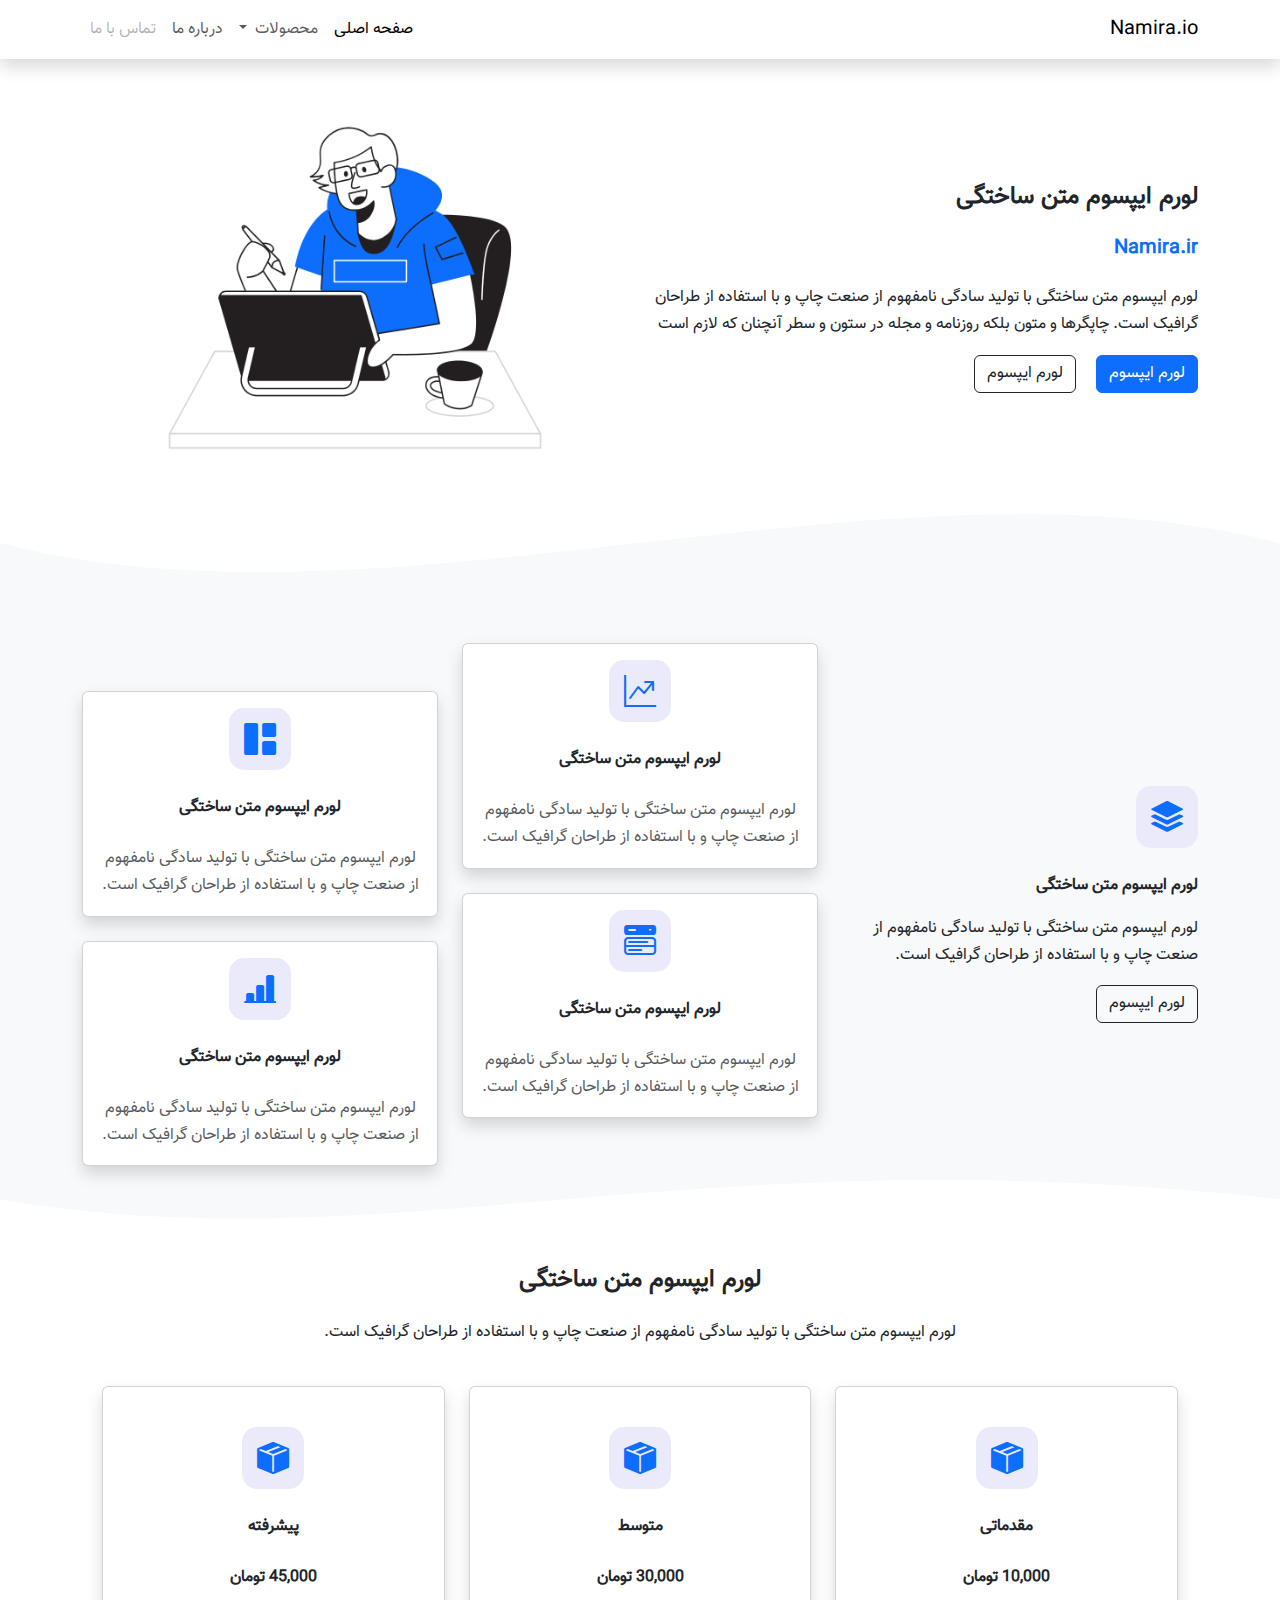
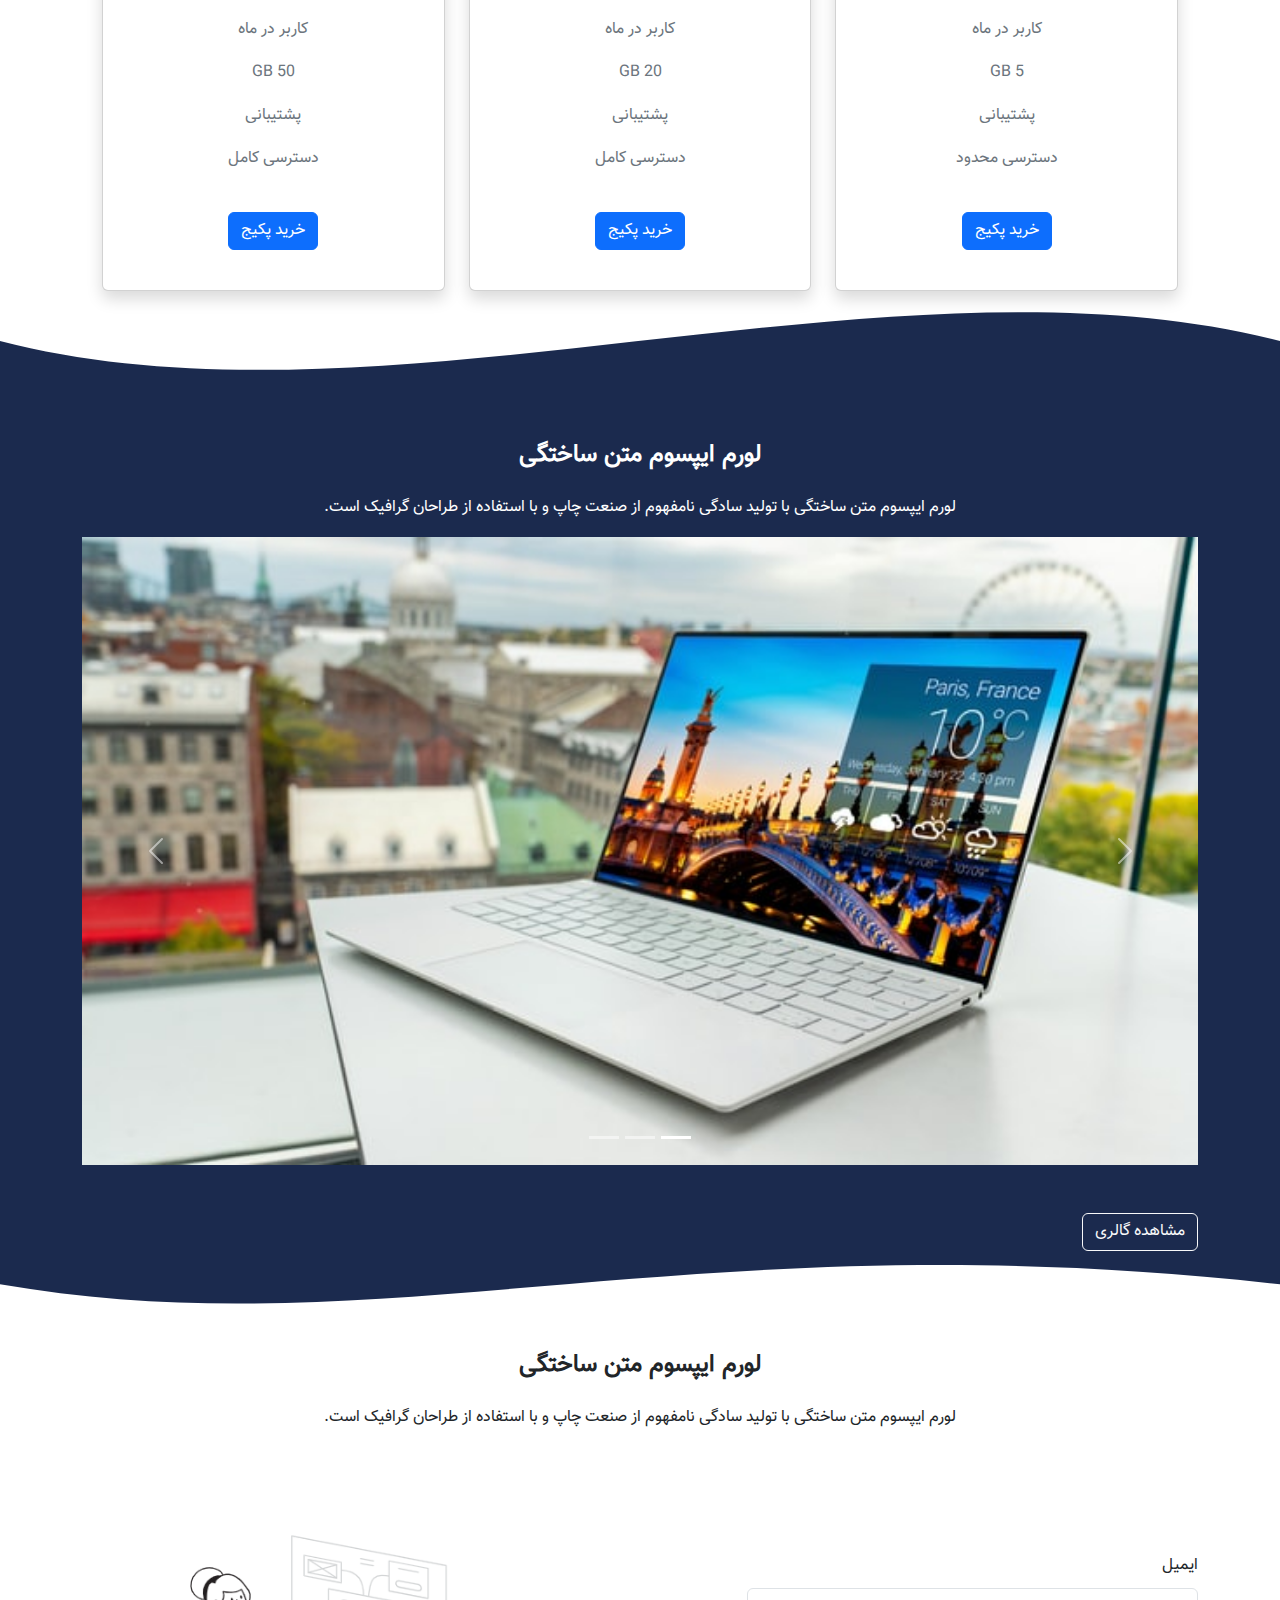
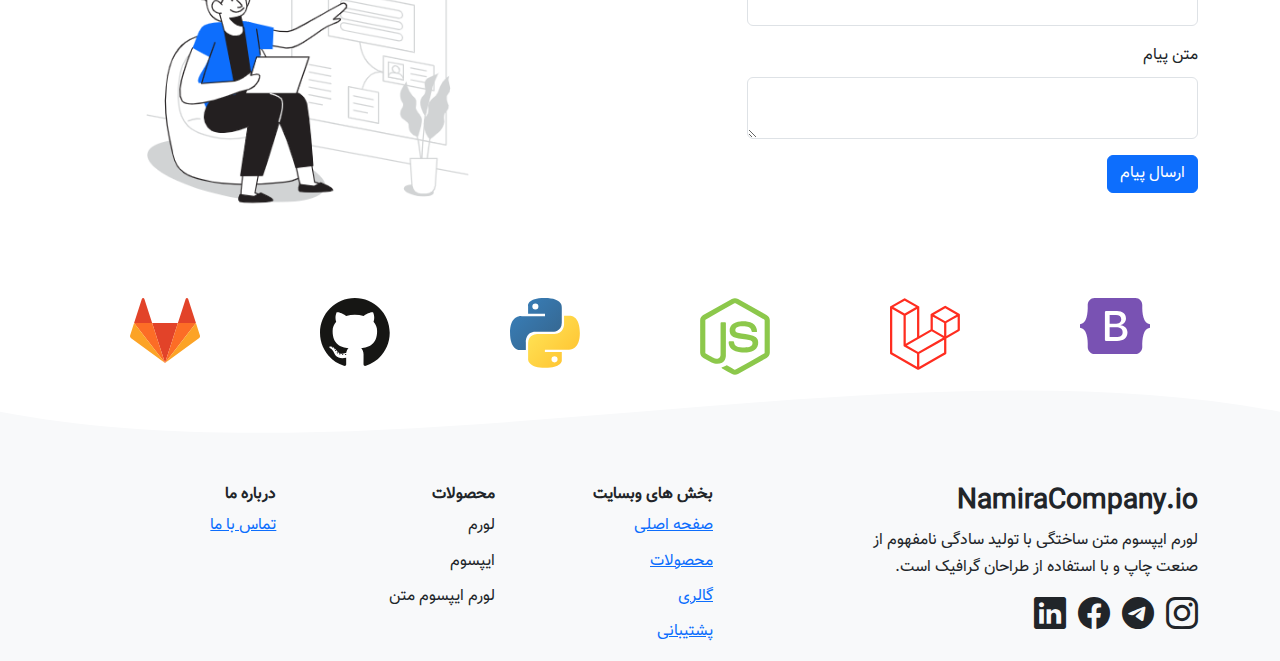
<file: index.html>
<!DOCTYPE html>
<html lang="fa" dir="rtl">
<head>
    <meta charset="UTF-8">
    <meta http-equiv="X-UA-Compatible" content="IE=edge">
    <meta name="viewport" content="width=device-width, initial-scale=1.0">
    <link
            rel="stylesheet"
            href="https://use.fontawesome.com/releases/v5.8.2/css/all.css"
            integrity="sha384-oS3vJWv+0UjzBfQzYUhtDYW+Pj2yciDJxpsK1OYPAYjqT085Qq/1cq5FLXAZQ7Ay"
            crossorigin="anonymous"
    />
    <!--    <link rel="stylesheet" href="https://cdn.jsdelivr.net/npm/bootstrap@5.0.2/dist/css/bootstrap.rtl.min.css" integrity="sha384-gXt9imSW0VcJVHezoNQsP+TNrjYXoGcrqBZJpry9zJt8PCQjobwmhMGaDHTASo9N" crossorigin="anonymous">-->
    <link rel="stylesheet" href="https://cdn.jsdelivr.net/npm/bootstrap-icons@1.11.1/font/bootstrap-icons.css">
    <link rel="stylesheet" href="./css/bootstrap.rtl.min.css">
    <link rel="stylesheet" href="./css/style.css">
    <title>Namira.ir</title>
</head>
<body>
<header class="shadow">
    <nav class="navbar navbar-expand-lg bg-white">
        <div class="container">
            <a class="navbar-brand" href="#">Namira.io</a>
            <button class="navbar-toggler m-1" type="button" data-bs-toggle="collapse" data-bs-target="#navbarSupportedContent" aria-controls="navbarSupportedContent" aria-expanded="false" aria-label="Toggle navigation">
                <span class="navbar-toggler-icon"></span>
            </button>
            <div class="collapse navbar-collapse" id="navbarSupportedContent">
                <ul class="navbar-nav ms-auto mb-2 mb-lg-0">
                    <li class="nav-item">
                        <a class="nav-link active" aria-current="page" href="#">صفحه اصلی</a>
                    </li>
                    <li class="nav-item dropdown">
                        <a class="nav-link dropdown-toggle" href="#" role="button" data-bs-toggle="dropdown" aria-expanded="false">
                            محصولات
                        </a>
                        <ul class="dropdown-menu">
                            <li><a class="dropdown-item" href="#">لورم ایپسوم</a></li>
                            <li><a class="dropdown-item" href="#">لورم ایپسوم متن</a></li>
                            <li><hr class="dropdown-divider"></li>
                            <li><a class="dropdown-item" href="#">لورم ایپسوم متن ساختگی</a></li>
                        </ul>
                    </li>
                    <li class="nav-item">
                        <a class="nav-link" href="#" aria-disabled="true">درباره ما</a>
                    </li>
                    <li class="nav-item">
                        <a class="nav-link disabled" aria-disabled="true">تماس با ما</a>
                    </li>
                </ul>
            </div>
        </div>
    </nav>
</header>
<section class=" mt-4" id="main-section">
    <div class="container">
        <div class="row align-items-center">
            <div class="col-md-6">
                <h4 class="fw-bold">لورم ایپسوم متن ساختگی</h4>
                <h5 class="fw-bold my-4 text-primary">Namira.ir</h5>
                <p>
                    لورم ایپسوم متن ساختگی با تولید سادگی نامفهوم از صنعت چاپ و با استفاده از طراحان گرافیک است.
                    چاپگرها و متون بلکه روزنامه و مجله در ستون و سطر آنچنان که لازم است
                </p>
                <button type="button" class="btn btn-primary">لورم ایپسوم</button>
                <!--                <span class="ms-3"></span>-->
                <button type="button" class="btn btn-outline-dark ms-3">لورم ایپسوم</button>
            </div>
            <div class="col-md-6">
                <img src="./img/img_1.png" alt="web designer" class="img-fluid">
            </div>
        </div>
    </div>
</section>

<div style="height: 150px; overflow: hidden;"><svg viewBox="0 0 500 150" preserveAspectRatio="none"
                                                   style="height: 100%; width: 100%;">
    <path d="M0.00,49.99 C150.00,150.00 349.20,-49.99 500.00,49.99 L500.00,150.00 L0.00,150.00 Z"
          style="stroke: none; fill: #f8f9fa;">
    </path>
</svg>
</div>

<section class="bg-light">
    <div class="container">
        <div class="row g-4 align-items-center">
            <div class="col-md-4">
                <i class="bi bi-stack icon fs-2 mb-4"></i>
                <p class="fw-bold">لورم ایپسوم متن ساختگی</p>
                <p>لورم ایپسوم متن ساختگی با تولید سادگی نامفهوم از صنعت چاپ و با استفاده از طراحان گرافیک است.</p>
                <button class="btn btn-outline-dark">لورم ایپسوم</button>
            </div>
            <div class="col-md-8">
                <div class="row">
                    <div class="col-md-6">
                        <div class="card text-center shadow">
                            <div class="card-body">
                                <i class="bi bi-graph-up-arrow icon fs-2 mb-4"></i>
                                <p class="card-title fw-bold mb-4">لورم ایپسوم متن ساختگی</p>
                                <p class="card-text text-muted">لورم ایپسوم متن ساختگی با تولید سادگی نامفهوم از صنعت چاپ و با استفاده از طراحان گرافیک است.</p>
                            </div>
                        </div>
                        <div class="card text-center shadow mt-4">
                            <div class="card-body">
                                <i class="bi bi-menu-button-wide-fill icon fs-2 mb-4"></i>
                                <p class="card-title fw-bold mb-4">لورم ایپسوم متن ساختگی</p>
                                <p class="card-text text-muted">لورم ایپسوم متن ساختگی با تولید سادگی نامفهوم از صنعت چاپ و با استفاده از طراحان گرافیک است.</p>
                            </div>
                        </div>
                    </div>
                    <div class="col-md-6 mt-4 mt-md-5">
                        <div class="card text-center shadow">
                            <div class="card-body">
                                <i class="bi bi-grid-1x2-fill icon fs-2 mb-4"></i>
                                <p class="card-title fw-bold mb-4">لورم ایپسوم متن ساختگی</p>
                                <p class="card-text text-muted">لورم ایپسوم متن ساختگی با تولید سادگی نامفهوم از صنعت چاپ و با استفاده از طراحان گرافیک است.</p>
                            </div>
                        </div>
                        <div class="card text-center shadow mt-4">
                            <div class="card-body">
                                <i class="bi bi-bar-chart-line-fill icon fs-2 mb-4"></i>
                                <p class="card-title fw-bold mb-4">لورم ایپسوم متن ساختگی</p>
                                <p class="card-text text-muted">لورم ایپسوم متن ساختگی با تولید سادگی نامفهوم از صنعت چاپ و با استفاده از طراحان گرافیک است.</p>
                            </div>
                        </div>
                    </div>
                </div>
            </div>
        </div>
    </div>

</section>

<div style="height: 100px; overflow: hidden;"><svg viewBox="0 0 500 150" preserveAspectRatio="none"
                                                   style="height: 100%; width: 100%;">
    <path d="M0.00,49.99 C150.00,150.00 271.49,-49.99 500.00,49.99 L500.00,0.00 L0.00,0.00 Z"
          style="stroke: none; fill: #f8f9fa;">
    </path>
</svg>
</div>

<section id="product-section">
    <div class="container">
        <div class="row text-center mb-4">
            <h4 class="fw-bold mb-4">لورم ایپسوم متن ساختگی</h4>
            <p >
                لورم ایپسوم متن ساختگی با تولید سادگی نامفهوم از صنعت چاپ و با استفاده از طراحان گرافیک است.
            </p>
        </div>
        <div class="row  mx-2">
            <div class="col-md-4 mb-4 mb-md-0">
                <div class="card shadow text-center py-4 cart">
                    <div class="card-body">
                        <i class="bi bi-box-seam-fill icon fs-2 mb-4"></i>
                        <p class="card-title fw-bold mb-4">مقدماتی</p>
                        <p class="card-title fw-bold mb-4">10,000 تومان</p>
                        <p class="card-text text-secondary"> کاربر در ماه </p>
                        <p class="card-text text-secondary"> 5 GB </p>
                        <p class="card-text text-secondary"> پشتیبانی </p>
                        <p class="card-text text-secondary"> دسترسی محدود </p>
                        <button class="btn btn-primary mt-4" >خرید پکیج</button>
                    </div>
                </div>
            </div>
            <div class="col-md-4 mb-4 mb-md-0">
                <div class="card shadow text-center py-4 cart">
                    <div class="card-body">
                        <i class="bi bi-box-seam-fill icon fs-2 mb-4"></i>
                        <p class="card-title fw-bold mb-4">متوسط</p>
                        <p class="card-title fw-bold mb-4">30,000 تومان</p>
                        <p class="card-text text-secondary"> کاربر در ماه </p>
                        <p class="card-text text-secondary"> 20 GB </p>
                        <p class="card-text text-secondary"> پشتیبانی </p>
                        <p class="card-text text-secondary"> دسترسی کامل </p>
                        <button class="btn btn-primary mt-4" >خرید پکیج</button>
                    </div>
                </div>
            </div>
            <div class="col-md-4 mb-4 mb-md-0">
                <div class="card shadow text-center py-4 cart">
                    <div class="card-body">
                        <i class="bi bi-box-seam-fill icon fs-2 mb-4"></i>
                        <p class="card-title fw-bold mb-4">پیشرفته</p>
                        <p class="card-title fw-bold mb-4">45,000 تومان</p>
                        <p class="card-text text-secondary"> کاربر در ماه </p>
                        <p class="card-text text-secondary"> 50 GB </p>
                        <p class="card-text text-secondary"> پشتیبانی </p>
                        <p class="card-text text-secondary"> دسترسی کامل </p>
                        <button class="btn btn-primary mt-4" >خرید پکیج</button>
                    </div>
                </div>
            </div>
        </div>
    </div>

</section>

<div style="height: 150px; overflow: hidden;"><svg viewBox="0 0 500 150" preserveAspectRatio="none"
                                                   style="height: 100%; width: 100%;">
    <path d="M0.00,49.99 C150.00,150.00 349.20,-49.99 500.00,49.99 L500.00,150.00 L0.00,150.00 Z"
          style="stroke: none; fill: #1b2a4e;">
    </path>
</svg>
</div>

<section class="bg-main" id="gallery-section">
    <div class="container">
        <div class="row text-center text-white">
            <h4 class="fw-bold mb-4">لورم ایپسوم متن ساختگی</h4>
            <p>
                لورم ایپسوم متن ساختگی با تولید سادگی نامفهوم از صنعت چاپ و با استفاده از طراحان گرافیک است.
            </p>
        </div>
        <div class="row">
            <div id="carouselExampleIndicators" class="carousel slide">
                <div class="carousel-indicators">
                    <button type="button" data-bs-target="#carouselExampleIndicators" data-bs-slide-to="0" class="active" aria-current="true" aria-label="Slide 1"></button>
                    <button type="button" data-bs-target="#carouselExampleIndicators" data-bs-slide-to="1" aria-label="Slide 2"></button>
                    <button type="button" data-bs-target="#carouselExampleIndicators" data-bs-slide-to="2" aria-label="Slide 3"></button>
                </div>
                <div class="carousel-inner">
                    <div class="carousel-item active">
                        <img src="./img/img_2.jpg" class="d-block w-100" alt="...">
                    </div>
                    <div class="carousel-item">
                        <img src="./img/img_3.jpg" class="d-block w-100" alt="...">
                    </div>
                    <div class="carousel-item">
                        <img src="./img/img_4.jpg" class="d-block w-100" alt="...">
                    </div>
                </div>
                <button class="carousel-control-prev" type="button" data-bs-target="#carouselExampleIndicators" data-bs-slide="prev">
                    <span class="carousel-control-prev-icon" aria-hidden="true"></span>
                    <span class="visually-hidden">Previous</span>
                </button>
                <button class="carousel-control-next" type="button" data-bs-target="#carouselExampleIndicators" data-bs-slide="next">
                    <span class="carousel-control-next-icon" aria-hidden="true"></span>
                    <span class="visually-hidden">Next</span>
                </button>
            </div>
        </div>
        <div class="row">
            <div class="col mt-5">
                <button class="btn btn-outline-light">مشاهده گالری</button>
            </div>
        </div>
    </div>
</section>

<div style="height: 100px; overflow: hidden;"><svg viewBox="0 0 500 150" preserveAspectRatio="none"
                                                   style="height: 100%; width: 100%;">
    <path d="M0.00,49.99 C150.00,150.00 271.49,-49.99 500.00,49.99 L500.00,0.00 L0.00,0.00 Z"
          style="stroke: none; fill: #1b2a4e;">
    </path>
</svg>
</div>

<section id="support-section">
    <div class="container">
        <div class="row text-center">
            <h4 class="fw-bold mb-4">لورم ایپسوم متن ساختگی</h4>
            <p>
                لورم ایپسوم متن ساختگی با تولید سادگی نامفهوم از صنعت چاپ و با استفاده از طراحان گرافیک است.
            </p>
        </div>

        <div class="row align-items-center">
            <div class="col-md-5">
                <form>
                    <div class="mb-3">
                        <label for="InputEmail" class="form-label">ایمیل</label>
                        <input type="email" class="form-control" id="InputEmail">
                    </div>
                    <div class="mb-3">
                        <label for="message" class="form-label">متن پیام</label>
                        <textarea id="message" class="form-control"></textarea>
                    </div>
                    <button class="btn btn-primary">ارسال پیام</button>
                </form>
            </div>
            <div class="col-md-5 offset-md-2">
                <img class="img-fluid" src="./img/img_5.png" alt="">
            </div>
        </div>

        <div class="row text-center ">
            <div class="col-2 ">
                <img class="img-fluid" width="70" src="img/img_6.svg" alt="">
            </div>
            <div class="col-2">
                <img class="img-fluid" width="70" src="img/img_7.svg" alt="">
            </div>
            <div class="col-2">
                <img class="img-fluid" width="70" src="img/img_8.svg" alt="">
            </div>
            <div class="col-2">
                <img class="img-fluid" width="70" src="img/img_9.svg" alt="">
            </div>
            <div class="col-2">
                <img class="img-fluid" width="70" src="img/img_10.svg" alt="">
            </div>
            <div class="col-2">
                <img class="img-fluid" width="70" src="img/img_11.svg" alt="">
            </div>
        </div>
    </div>
</section>

<div style="height: 110px; overflow: hidden;"><svg viewBox="0 0 500 150" preserveAspectRatio="none"
                                                   style="height: 100%; width: 100%;">
    <path d="M0.00,49.99 C150.00,150.00 349.20,-49.99 500.00,49.99 L500.00,150.00 L0.00,150.00 Z"
          style="stroke: none; fill: #f8f9fa;">
    </path>
</svg>
</div>

<script src="./js/bootstrap.bundle.min.js"></script>
<footer class="bg-light">
    <div class="container ">
        <div class="row g-5">
            <div class="col-md-4">
                <h3 class="fw-bold">NamiraCompany.io</h3>
                <p>
                    لورم ایپسوم متن ساختگی با تولید سادگی نامفهوم از صنعت چاپ و با استفاده از طراحان گرافیک است.
                </p>
                <i class="bi bi-instagram fs-2"></i>
                <i class="bi bi-telegram mx-2 fs-2"></i>
                <i class="bi bi-facebook fs-2"></i>
                <i class="bi bi-linkedin ms-2 fs-2"></i>
            </div>
            <div class="col-7 offset-md-1">
                <div class="row">
                    <div class="col-md-4">
                        <h6 class="fw-bold footer-header">بخش های وبسایت</h6>
                        <ul class="list-unstyled">
                            <div class="row gy-2">
                                <li>
                                    <a class="footer-link" href="#main-section"> صفحه اصلی</a>
                                </li>
                                <li>
                                    <a class="footer-link" href="#product-section">محصولات</a>
                                </li>
                                <li>
                                    <a class="footer-link" href="#gallery-section">گالری</a>
                                </li>
                                <li>
                                    <a class="footer-link" href="#support-section">پشتیبانی</a>
                                </li>
                            </div>
                        </ul>
                    </div>
                    <div class="col-md-4">
                        <h6 class="fw-bold footer-header">محصولات</h6>
                        <ul class="list-unstyled">
                            <div class="row gy-2">
                                <li>لورم</li>
                                <li>ایپسوم</li>
                                <li>لورم ایپسوم متن</li>
                            </div>
                        </ul>
                    </div>
                    <div class="col-md-4">
                        <h6 class="fw-bold footer-header">درباره ما</h6>
                        <ul class="list-unstyled">
                            <div class="row gy-2">
                                <li>
                                    <a class="footer-link" href="#support-section">تماس با ما</a></li>
                            </div>
                        </ul>
                    </div>
                </div>

            </div>
        </div>
    </div>
</footer>
</body>

</html>
</file>
<file: css/style.css>
@font-face {
    font-family: "Vazir";
    src: url("../fonts/Vazir.eot");
    /* IE9 Compat Modes */
    src: url("../fonts/Vazir.eot?#iefix") format("embedded-opentype"), /* IE6-IE8 */
    url("../fonts/Vazir.woff2") format("woff2"), /* Super Modern Browsers */
    url("../fonts/Vazir.woff") format("woff"), /* Pretty Modern Browsers */
    url("../fonts/Vazir.ttf") format("truetype");
    /* Safari, Android, iOS */
}


/* Main Style */
html, body{
    font-family: 'Vazir' !important;
    line-height: 1.7em
}

.icon {
    color: #0d6efd;
    background-color: #ebeafb;
    display: inline-flex;
    padding: 15px;
    border-radius: 15px;
}

.bg-main {
    background-color: #1b2a4e;
}

.cart:hover{
    transform: scale(1.08);
    box-shadow: 0 10px 20px rgba(0,0,0,.12), 0 4px 8px rgba(0,0,0,.06);
}
</file>
